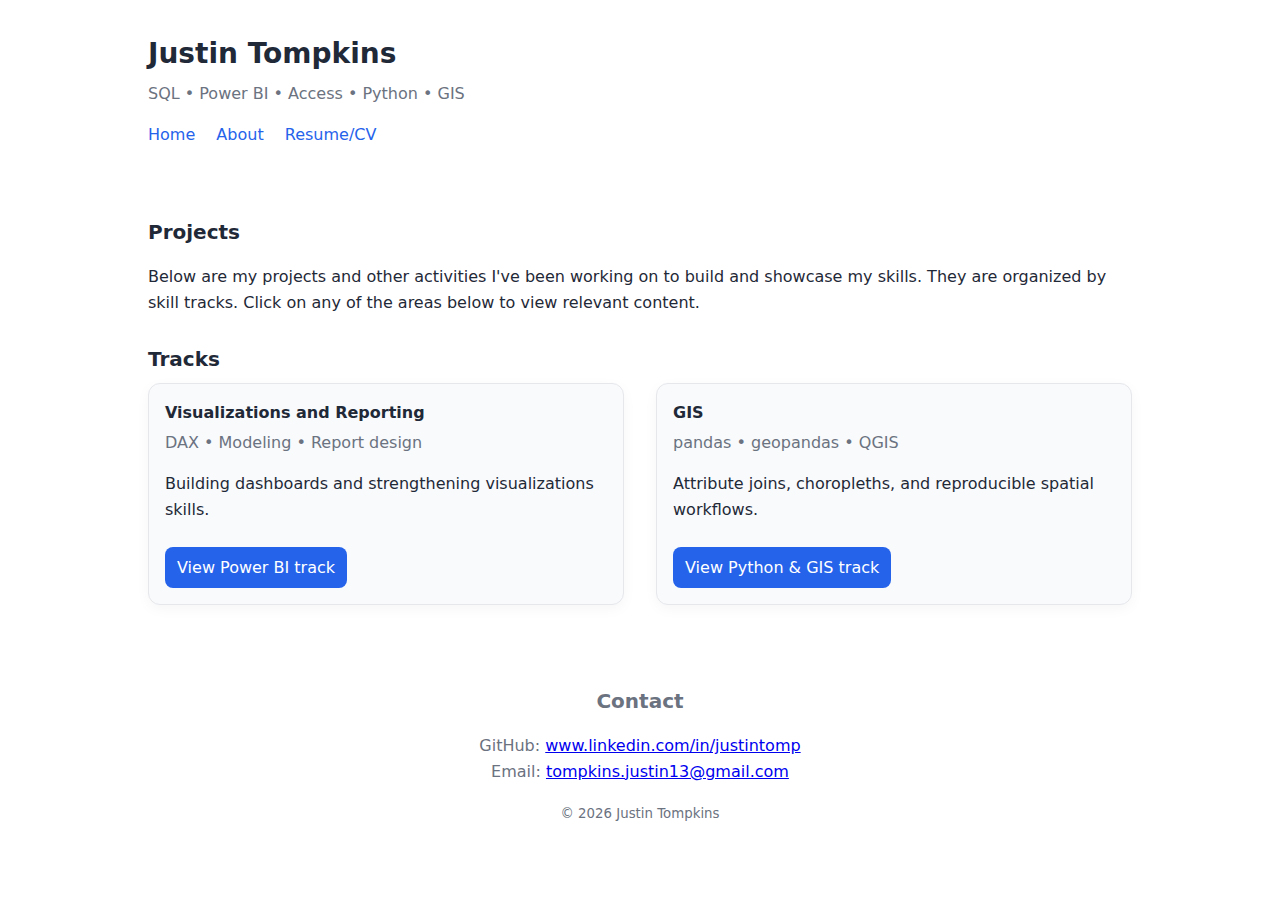
<file: index.html>
<!doctype html>
<html lang="en">
<head>
  <meta charset="utf-8"/><meta name="viewport" content="width=device-width,initial-scale=1"/>
  <title>Justin Tompkins • Data Portfolio</title>
  <meta name="description" content="Portfolio documenting my learning and projects in Power BI, SQL, and Python/GIS."/>
  <link rel="stylesheet" href="styles.css"/>
</head>
<body>
  <header class="container header">
    <h1>Justin Tompkins</h1>
    <p class="tagline">SQL • Power BI • Access • Python • GIS</p>
    <nav class="nav">
      <a href="index.html">Home</a>
      <a href="about.html">About</a>
      <a href="assets/J_Tompkins_Resume_25.pdf" target="_blank" rel="noopener">Resume/CV</a>
    </nav>
  </header>

  <main class="container">
    <section class="intro">
      <h2>Projects</h2>
      <p>Below are my projects and other activities I've been working on to build and showcase my skills. They are organized by skill tracks. Click on any of the areas below to view relevant content.</p>
    </section>

    <section id="tracks">
      <h2>Tracks</h2>
      <div class="grid">
        <article class="card">
          <h3>Visualizations and Reporting</h3>
          <p class="meta">DAX • Modeling • Report design</p>
          <p>Building dashboards and strengthening visualizations skills.</p>
          <a class="button" href="tracks/vis-reports.html">View Power BI track</a>
        </article>

        <article class="card">
          <h3>GIS</h3>
          <p class="meta">pandas • geopandas • QGIS</p>
          <p>Attribute joins, choropleths, and reproducible spatial workflows.</p>
          <a class="button" href="tracks/python-gis.html">View Python & GIS track</a>
        </article>
<!--
    <article class="card">
          <h3>SQL</h3>
          <p class="meta">Queries • Views • Validation</p>
          <p>Readable queries, sanity checks, and reusable views.</p>
          <a class="button" href="tracks/sql.html">View SQL track</a>
        </article>

        <article class="card">
          <h3>ML & Data Engineering</h3>
          <p class="meta">Pipelines • Baselines • Eval</p>
          <p>From baseline models to pipelines and artifacts.</p>
          <a class="button" href="tracks/ml-data-eng.html">View ML/Data Eng track</a>
        </article>
      </div>
    </section>

    <section id="about">
      <h2>About</h2>
      <p>I analyze public sector and health data. I document learning steps and decisions, not just final outputs.</p>
    </section>
-->

  </main>

   <footer class="container footer">
    <section class="contact">
      <h2>Contact</h2>
      <p>
        GitHub: <a href="www.linkedin.com/in/justintomp" rel="noopener">www.linkedin.com/in/justintomp</a><br/>
        Email: <a href="mailto:tompkins.justin13@gmail.com">tompkins.justin13@gmail.com</a>
      </p>
    </section>

    <small>© <span id="year"></span> Justin Tompkins</small>
  </footer>

  <script src="script.js"></script>

</body>
</html>
</file>
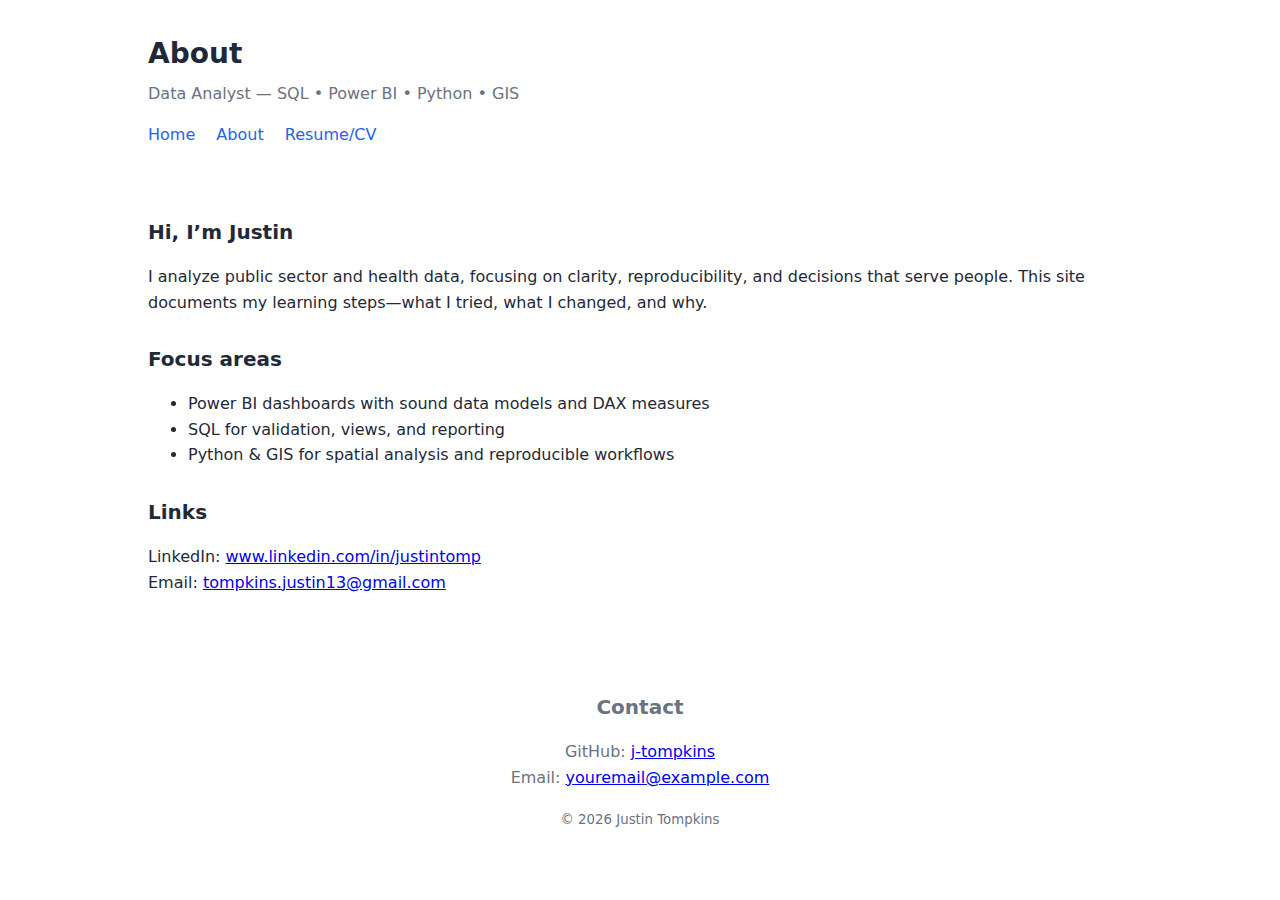
<file: about.html>
<!doctype html>
<html lang="en">
<head>
  <meta charset="utf-8"/><meta name="viewport" content="width=device-width,initial-scale=1"/>
  <title>About • Justin Tompkins</title>
  <meta name="description" content="About Justin Tompkins — Data Analyst focusing on SQL, Power BI, Python, and GIS."/>
  <link rel="stylesheet" href="styles.css"/>
</head>
<body>
  <header class="container header">
    <h1>About</h1>
    <p class="tagline">Data Analyst — SQL • Power BI • Python • GIS</p>
    <nav class="nav">
      <a href="index.html">Home</a>
      <a href="about.html">About</a>
      <a href="assets/J_Tompkins_Resume_25.pdf" target="_blank" rel="noopener">Resume/CV</a>
    </nav>
  </header>

  <main class="container">
    <section class="intro">
      <h2>Hi, I’m Justin</h2>
      <p>I analyze public sector and health data, focusing on clarity, reproducibility, and decisions that serve people. This site documents my learning steps—what I tried, what I changed, and why.</p>
    </section>

    <section>
      <h2>Focus areas</h2>
      <ul>
        <li>Power BI dashboards with sound data models and DAX measures</li>
        <li>SQL for validation, views, and reporting</li>
        <li>Python & GIS for spatial analysis and reproducible workflows</li>
      </ul>
    </section>

    <section>
      <h2>Links</h2>
      <p>
        LinkedIn: <a href="www.linkedin.com/in/justintomp" target="_blank" rel="noopener">www.linkedin.com/in/justintomp</a><br/>
        Email: <a href="tompkins.justin13@gmail.com">tompkins.justin13@gmail.com</a>
      </p>
    </section>
  </main>

  <footer class="container footer">
    <section class="contact">
      <h2>Contact</h2>
      <p>
        GitHub: <a href="https://github.com/j-tompkins" rel="noopener">j-tompkins</a><br/>
        Email: <a href="mailto:youremail@example.com">youremail@example.com</a>
      </p>
    </section>

    <small>© <span id="year"></span> Justin Tompkins</small>
  </footer>

  <script src="script.js"></script>
  
</body>
</html>
</file>
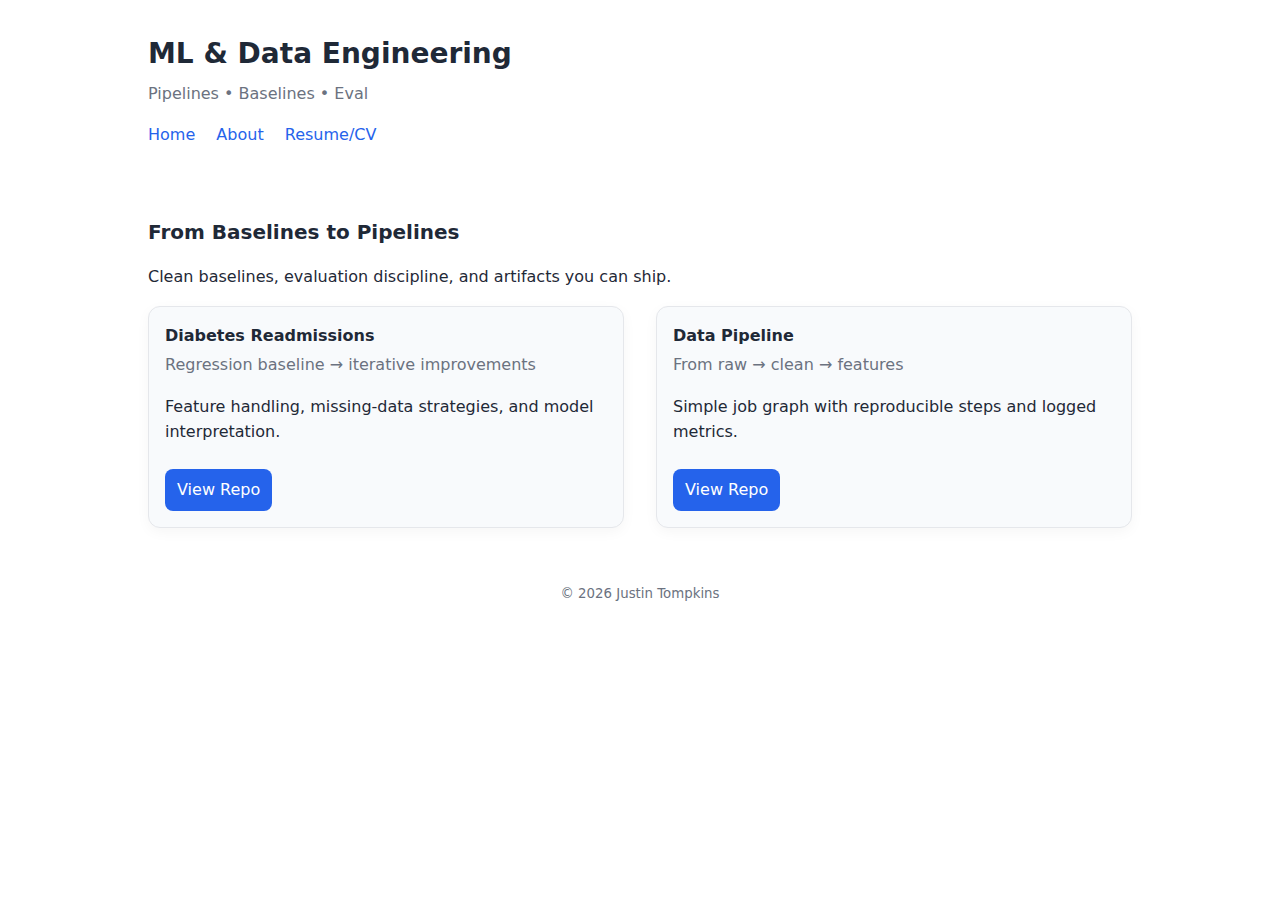
<file: tracks/ml-data-eng.html>
<!doctype html>
<html lang="en">
<head>
  <meta charset="utf-8"/><meta name="viewport" content="width=device-width,initial-scale=1"/>
  <title>ML & Data Engineering Track • Justin Tompkins</title>
  <link rel="stylesheet" href="../styles.css"/>
</head>
<body>
  <header class="container header">
    <h1>ML & Data Engineering</h1>
    <p class="tagline">Pipelines • Baselines • Eval</p>
    <nav class="nav">
      <a href="../index.html">Home</a>
      <a href="../about.html">About</a>
      <a href="../resume.html">Resume/CV</a>
    </nav>
  </header>

  <main class="container">
    <section class="intro">
      <h2>From Baselines to Pipelines</h2>
      <p>Clean baselines, evaluation discipline, and artifacts you can ship.</p>
    </section>

    <section class="grid">
      <article class="card">
        <h3>Diabetes Readmissions</h3>
        <p class="meta">Regression baseline → iterative improvements</p>
        <p>Feature handling, missing-data strategies, and model interpretation.</p>
        <a class="button" href="https://github.com/j-tompkins" target="_blank" rel="noopener">View Repo</a>
      </article>

      <article class="card">
        <h3>Data Pipeline</h3>
        <p class="meta">From raw → clean → features</p>
        <p>Simple job graph with reproducible steps and logged metrics.</p>
        <a class="button" href="https://github.com/j-tompkins" target="_blank" rel="noopener">View Repo</a>
      </article>
    </section>
  </main>

  <footer class="container footer"><small>© <span id="year"></span> Justin Tompkins</small></footer>
  <script src="../script.js"></script>
</body>
</html>
</file>
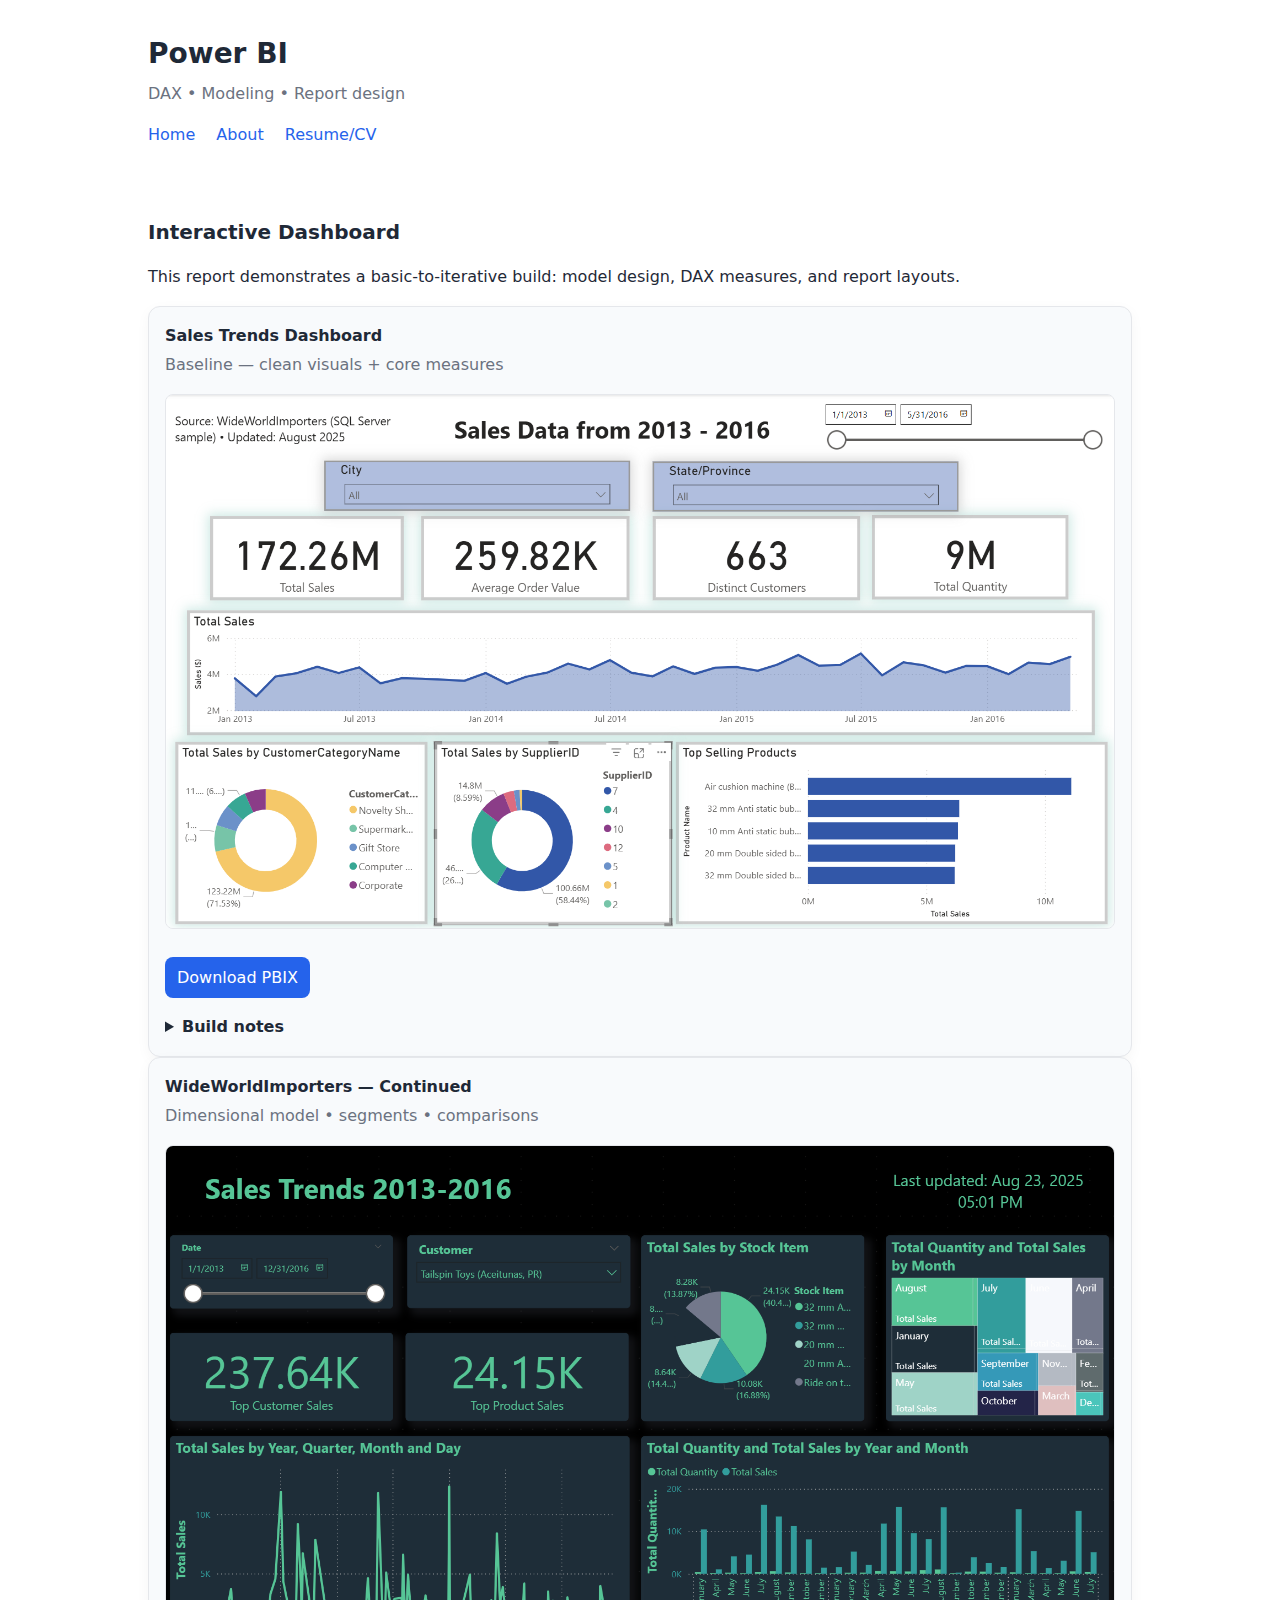
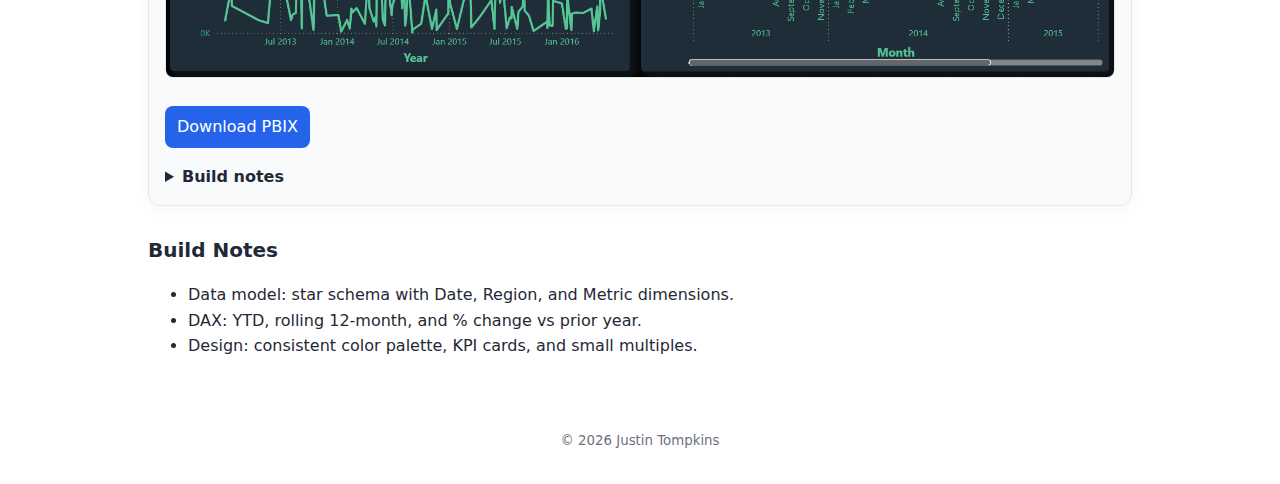
<file: tracks/power-bi.html>
<!doctype html>
<html lang="en">
<head>
  <meta charset="utf-8"/><meta name="viewport" content="width=device-width,initial-scale=1"/>
  <title>Power BI Track • Justin Tompkins</title>
  <link rel="stylesheet" href="../styles.css"/>
</head>
<body>
  <header class="container header">
    <h1>Power BI</h1>
    <p class="tagline">DAX • Modeling • Report design</p>
    <nav class="nav">
      <a href="../index.html">Home</a>
      <a href="../about.html">About</a>
      <a href="../resume.html">Resume/CV</a>
    </nav>
  </header>

  <main class="container">
    
    <section class="intro">
      <h2>Interactive Dashboard</h2>
      <p>This report demonstrates a basic-to-iterative build: model design, DAX measures, and report layouts.</p>
    </section>

    <!-- Project 1: Sales Trends (static) -->
    <article class="card">
      <h3>Sales Trends Dashboard</h3>
      <p class="meta">Baseline — clean visuals + core measures</p>

      <a href="../assets/img/powerbi/sales-trends.png" target="_blank" rel="noopener">
        <img src="../assets/img/powerbi/sales-trends.png" 
          alt="Sales Trends dashboard screenshot" 
          style="width:100%;height:auto;border-radius:8px;border:1px solid var(--border)"/>
      </a>

      <!-- PBIX download (add file in /assets/pbix/sales-trends.pbix) -->
      <p style="margin-top:.75rem">
        <a class="button" href="../assets/pbix/sales-trends.pbix" target="_blank" rel="noopener">Download PBIX</a>
      </p>

      <details style="margin-top:.75rem">
        <summary style="cursor:pointer"><strong>Build notes</strong></summary>
        <ul style="margin:.5rem 0 0 1.25rem">
          <li>Model: OLTP joins (Invoices, InvoiceLines, Customers, StockItems) → simple star.</li>
          <li>Measures: <code>Total Sales</code>, <code>Total Quantity</code>, <code>YoY Sales %</code>.</li>
          <li>Visuals: KPI cards, Monthly trend, Donut (Sales by Region), Top‑10 Products.</li>
          <li>Troubleshooting: dropped live embed due to auth; used static PNG + write‑up.</li>
        </ul>
      </details>
    </article>

    <!-- Project 2: WideWorldImporters (advanced) -->
    <article class="card">
      <h3>WideWorldImporters — Continued</h3>
      <p class="meta">Dimensional model • segments • comparisons</p>

      <!-- Screenshot (update the filename if needed) -->
      <a href="../assets/img/powerbi/wwi-advanced.png" target="_blank" rel="noopener">
        <img src="../assets/img/powerbi/wwi-advanced.png"
            alt="WWI Advanced intermediate dashboard screenshot"
            style="width:100%;height:auto;border-radius:8px;border:1px solid var(--border)"/>
      </a>

      <!-- PBIX download (place your file at /assets/pbix/wwi-advanced.pbix) -->
      <p style="margin-top:.75rem">
        <a class="button" href="../assets/pbix/wwi-advanced.pbix" target="_blank" rel="noopener">Download PBIX</a>
      </p>

      <details style="margin-top:.75rem">
        <summary style="cursor:pointer"><strong>Build notes</strong></summary>
        <ul style="margin:.5rem 0 0 1.25rem">
          <li>Model: WideWorldImportersDW (<code>Fact.Sale</code>, <code>Fact.Stock Holding</code>, <code>Dimension.Date</code>, <code>Customer</code>, <code>Stock Item</code>).</li>
          <li>Measures used: <code>Total Sales</code>, <code>Total Quantity</code>, <code>YoY Sales %</code>, comparisons (e.g., Avg/Max across items).</li>
          <li>Visuals on “Inventory” page: segment donut, Top‑N bar, stacked/clustered columns, trend comparison line, matrix heatmap.</li>
          <li>Notes: relationships set to single‑direction to avoid ambiguous paths; static image used to avoid live auth issues.</li>
        </ul>
      </details>
    </article>

    <section>
      <h2>Build Notes</h2>
      <ul>
        <li>Data model: star schema with Date, Region, and Metric dimensions.</li>
        <li>DAX: YTD, rolling 12-month, and % change vs prior year.</li>
        <li>Design: consistent color palette, KPI cards, and small multiples.</li>
      </ul>
    </section>

  </main>

  <footer class="container footer"><small>© <span id="year"></span> Justin Tompkins</small></footer>
  <script src="../script.js"></script>
</body>
</html>
</file>
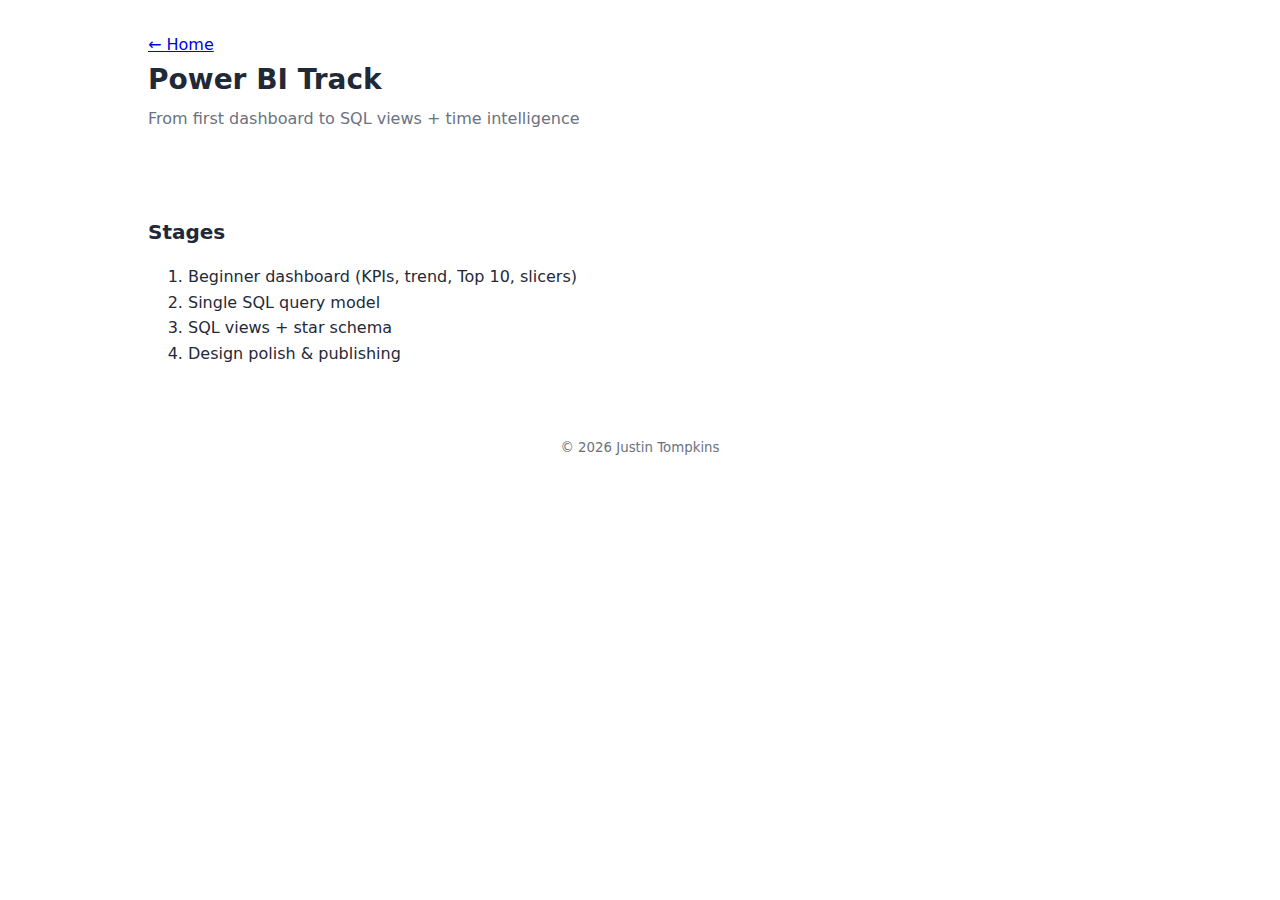
<file: tracks/powerbi.html>
<!doctype html><html lang="en"><head>
<meta charset="utf-8"/><meta name="viewport" content="width=device-width,initial-scale=1"/>
<title>Power BI Track • Justin Tompkins</title>
<link rel="stylesheet" href="../styles.css"/></head>
<body>
<header class="container header"><a class="nav" href="../index.html">← Home</a>
<h1>Power BI Track</h1><p class="tagline">From first dashboard to SQL views + time intelligence</p></header>
<main class="container">
  <h2>Stages</h2>
  <ol>
    <li>Beginner dashboard (KPIs, trend, Top 10, slicers)</li>
    <li>Single SQL query model</li>
    <li>SQL views + star schema</li>
    <li>Design polish & publishing</li>
  </ol>
</main>
<footer class="container footer"><small>© <span id="year"></span> Justin Tompkins</small></footer>
<script src="../script.js"></script></body></html>
</file>
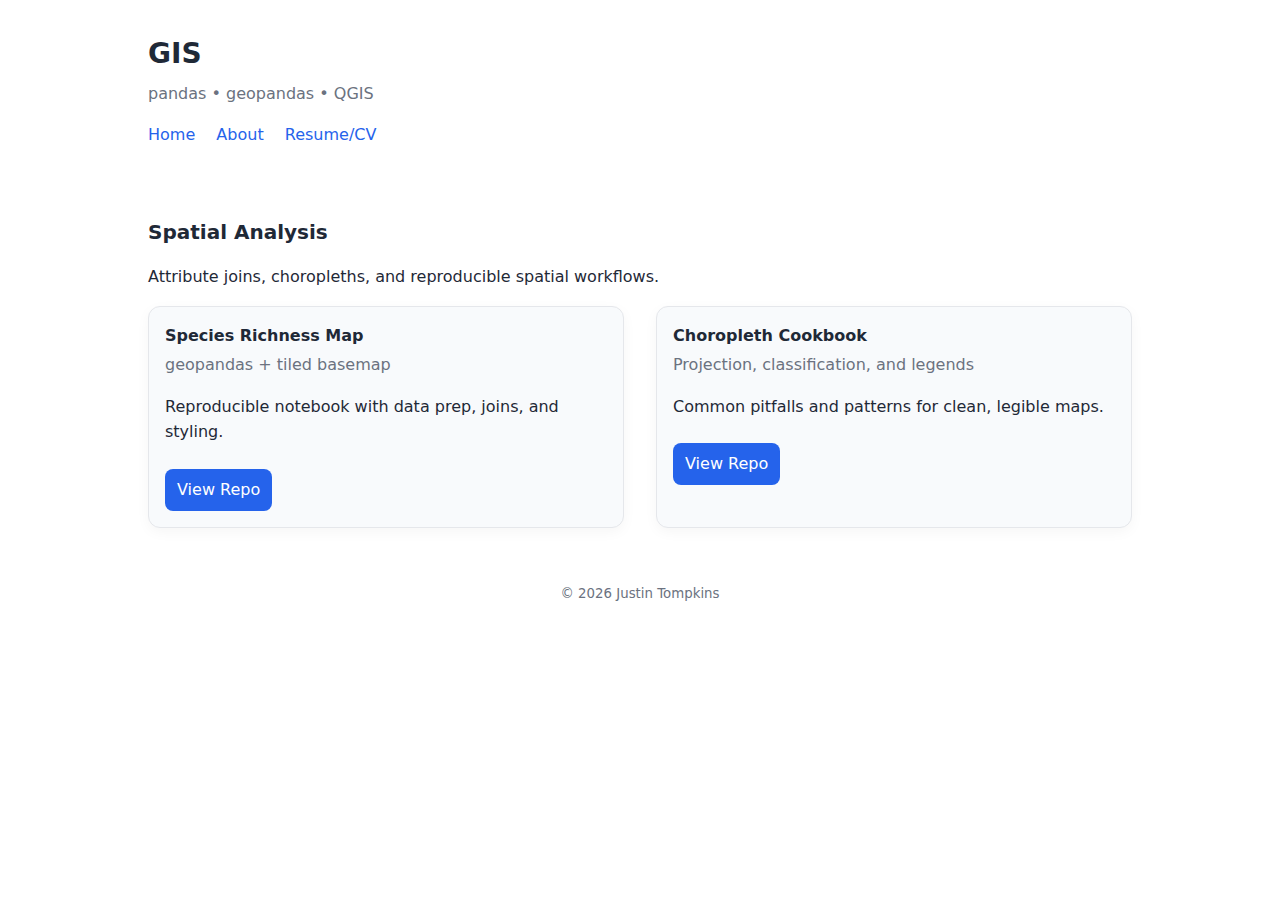
<file: tracks/python-gis.html>
<!doctype html>
<html lang="en">
<head>
  <meta charset="utf-8"/><meta name="viewport" content="width=device-width,initial-scale=1"/>
  <title>GIS Track • Justin Tompkins</title>
  <link rel="stylesheet" href="../styles.css"/>
</head>
<body>
  <header class="container header">
    <h1>GIS</h1>
    <p class="tagline">pandas • geopandas • QGIS</p>
    <nav class="nav">
      <a href="../index.html">Home</a>
      <a href="../about.html">About</a>
      <a href="../resume.html">Resume/CV</a>
    </nav>
  </header>

  <main class="container">
    <section class="intro">
      <h2>Spatial Analysis</h2>
      <p>Attribute joins, choropleths, and reproducible spatial workflows.</p>
    </section>

    <section class="grid">
      <article class="card">
        <h3>Species Richness Map</h3>
        <p class="meta">geopandas + tiled basemap</p>
        <p>Reproducible notebook with data prep, joins, and styling.</p>
        <a class="button" href="https://github.com/j-tompkins" target="_blank" rel="noopener">View Repo</a>
      </article>

      <article class="card">
        <h3>Choropleth Cookbook</h3>
        <p class="meta">Projection, classification, and legends</p>
        <p>Common pitfalls and patterns for clean, legible maps.</p>
        <a class="button" href="https://github.com/j-tompkins" target="_blank" rel="noopener">View Repo</a>
      </article>
    </section>
  </main>

  <footer class="container footer"><small>© <span id="year"></span> Justin Tompkins</small></footer>
  <script src="../script.js"></script>
</body>
</html>
</file>
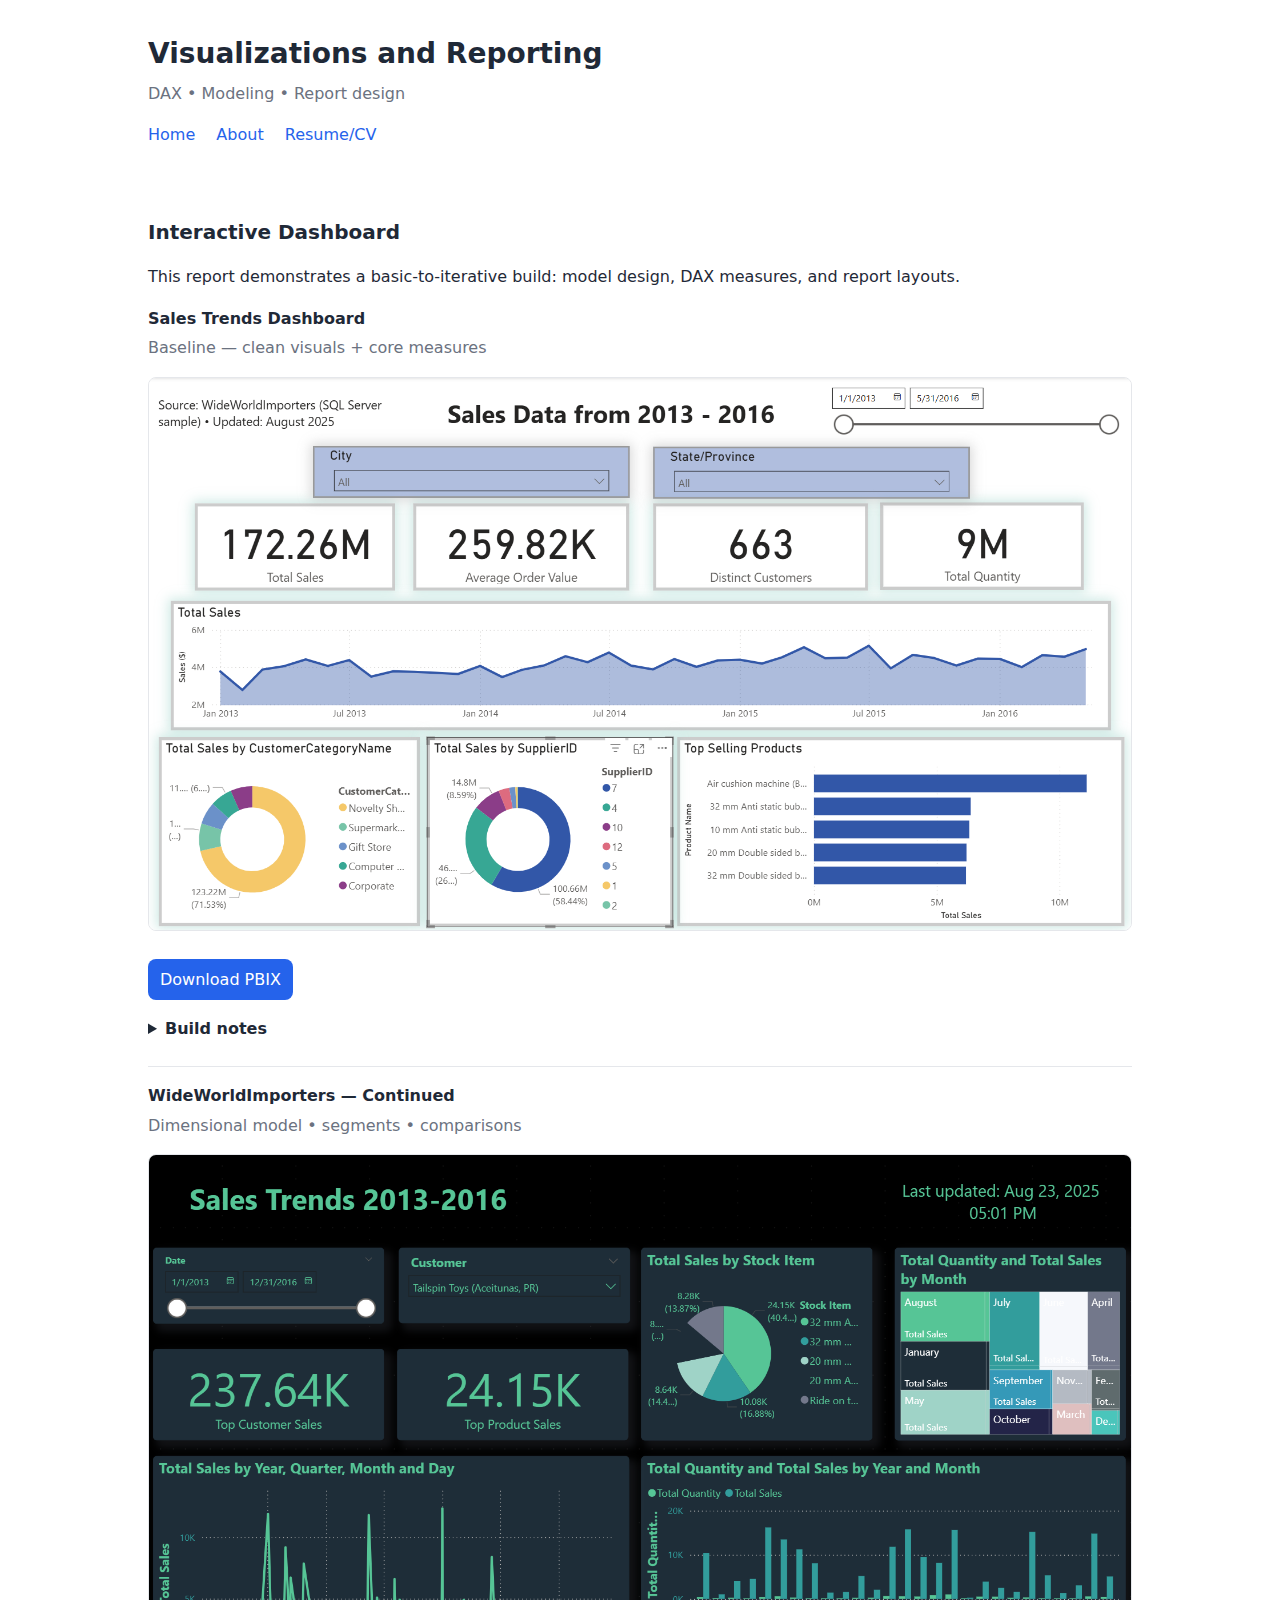
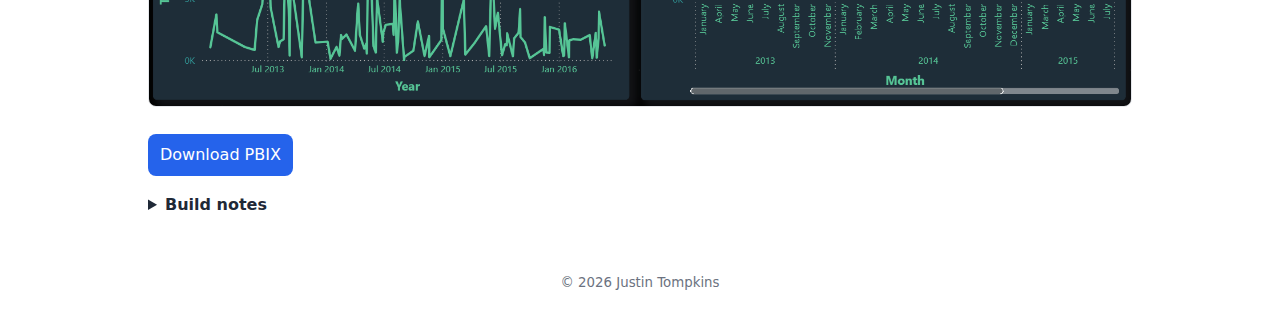
<file: tracks/vis-reports.html>
<!doctype html>
<html lang="en">
<head>
  <meta charset="utf-8"/><meta name="viewport" content="width=device-width,initial-scale=1"/>
  <title>Visualizations and Reporting Track • Justin Tompkins</title>
  <link rel="stylesheet" href="../styles.css"/>
</head>
<body>
  <header class="container header">
    <h1>Visualizations and Reporting</h1>
    <p class="tagline">DAX • Modeling • Report design</p>
    <nav class="nav">
      <a href="../index.html">Home</a>
      <a href="../about.html">About</a>
      <a href="../resume.html">Resume/CV</a>
    </nav>
  </header>

  <main class="container">
    
    <section class="intro">
      <h2>Interactive Dashboard</h2>
      <p>This report demonstrates a basic-to-iterative build: model design, DAX measures, and report layouts.</p>
    </section>

    <!-- Project 1: Sales Trends (static) -->
    <section class="project">
      <h3>Sales Trends Dashboard</h3>
      <p class="meta">Baseline — clean visuals + core measures</p>

      <a href="../assets/img/powerbi/sales-trends.png" target="_blank" rel="noopener">
        <img src="../assets/img/powerbi/sales-trends.png" 
          alt="Sales Trends dashboard screenshot" 
          style="width:100%;height:auto;border-radius:8px;border:1px solid var(--border)"/>
      </a>

      <!-- PBIX download (add file in /assets/pbix/sales-trends.pbix) -->
      <p style="margin-top:.75rem">
        <a class="button" href="../assets/pbix/sales-trends.pbix" target="_blank" rel="noopener">Download PBIX</a>
      </p>

      <details style="margin-top:.75rem">
        <summary style="cursor:pointer"><strong>Build notes</strong></summary>
        <ul style="margin:.5rem 0 0 1.25rem">
          <li>Model: OLTP joins (Invoices, InvoiceLines, Customers, StockItems) → simple star.</li>
          <li>Measures: <code>Total Sales</code>, <code>Total Quantity</code>, <code>YoY Sales %</code>.</li>
          <li>Visuals: KPI cards, Monthly trend, Donut (Sales by Region), Top‑10 Products.</li>
          <li>Troubleshooting: dropped live embed due to auth; used static PNG + write‑up.</li>
        </ul>
      </details>
    </section>

    <!-- Project 2: WideWorldImporters (advanced) -->
    <section class="project">
      <h3>WideWorldImporters — Continued</h3>
      <p class="meta">Dimensional model • segments • comparisons</p>

      <!-- Screenshot (update the filename if needed) -->
      <a href="../assets/img/powerbi/wwi-advanced.png" target="_blank" rel="noopener">
        <img src="../assets/img/powerbi/wwi-advanced.png"
            alt="WWI Advanced intermediate dashboard screenshot"
            style="width:100%;height:auto;border-radius:8px;border:1px solid var(--border)"/>
      </a>

      <!-- PBIX download (place your file at /assets/pbix/wwi-advanced.pbix) -->
      <p style="margin-top:.75rem">
        <a class="button" href="../assets/pbix/wwi-advanced.pbix" target="_blank" rel="noopener">Download PBIX</a>
      </p>

      <details style="margin-top:.75rem">
        <summary style="cursor:pointer"><strong>Build notes</strong></summary>
        <ul style="margin:.5rem 0 0 1.25rem">
          <li>Model: WideWorldImportersDW (<code>Fact.Sale</code>, <code>Fact.Stock Holding</code>, <code>Dimension.Date</code>, <code>Customer</code>, <code>Stock Item</code>).</li>
          <li>Measures used: <code>Total Sales</code>, <code>Total Quantity</code>, <code>YoY Sales %</code>, comparisons (e.g., Avg/Max across items).</li>
          <li>Visuals on “Inventory” page: segment donut, Top‑N bar, stacked/clustered columns, trend comparison line, matrix heatmap.</li>
          <li>Notes: relationships set to single‑direction to avoid ambiguous paths; static image used to avoid live auth issues.</li>
        </ul>
      </details>
    </section>

  </main>

  <footer class="container footer"><small>© <span id="year"></span> Justin Tompkins</small></footer>
  <script src="../script.js"></script>
</body>
</html>
</file>
<file: styles.css>
:root{
  --bg:#fff; --text:#1f2937; --muted:#6b7280; --card:#f8fafc; --accent:#2563eb; --border:#e5e7eb;
}
*{box-sizing:border-box} html,body{margin:0;padding:0;background:var(--bg);color:var(--text);
  font:16px/1.6 system-ui,-apple-system,Segoe UI,Roboto,Arial,sans-serif}

.container{max-width:1024px;margin:0 auto;padding:1.25rem}

.header{padding-top:2rem} h1{margin:0;font-size:1.75rem}
h2{margin:1.75rem 0 .5rem;font-size:1.25rem} h3{margin:0 0 .25rem;font-size:1rem}

.tagline,.meta{color:var(--muted);margin-top:.25rem}

.nav a{margin-right:1rem;color:var(--accent);text-decoration:none}

.nav a:hover{text-decoration:underline}

.grid{display:grid;gap:2rem;grid-template-columns:repeat(auto-fit,minmax(260px,1fr))}

.card{background:var(--card);border:1px solid var(--border);border-radius:12px;padding:1rem;
  box-shadow:0 4px 14px rgba(0,0,0,.04)}

.button{display:inline-block;margin-top:.5rem;padding:.5rem .75rem;background:var(--accent);color:#fff;
  border-radius:8px;text-decoration:none}

.button:hover{filter:brightness(.95)}

.footer{text-align:center;color:var(--muted);padding:2rem 1.25rem}

@media (prefers-color-scheme: dark){
  :root{--bg:#0b0e13;--text:#e5e7eb;--muted:#94a3b8;--card:#111827;--accent:#60a5fa;--border:#1f2937}
  .card{box-shadow:0 8px 22px rgba(0,0,0,.25)}
}

.project {
  padding: 0;                 /* no inner padding */
  background: transparent;    /* no background */
  border: 0;                  /* no border box */
}

.project + .project {
  margin-top: 1.5rem;         /* extra vertical space */
  padding-top: 1rem;
  border-top: 1px solid var(--border);
}
</file>
